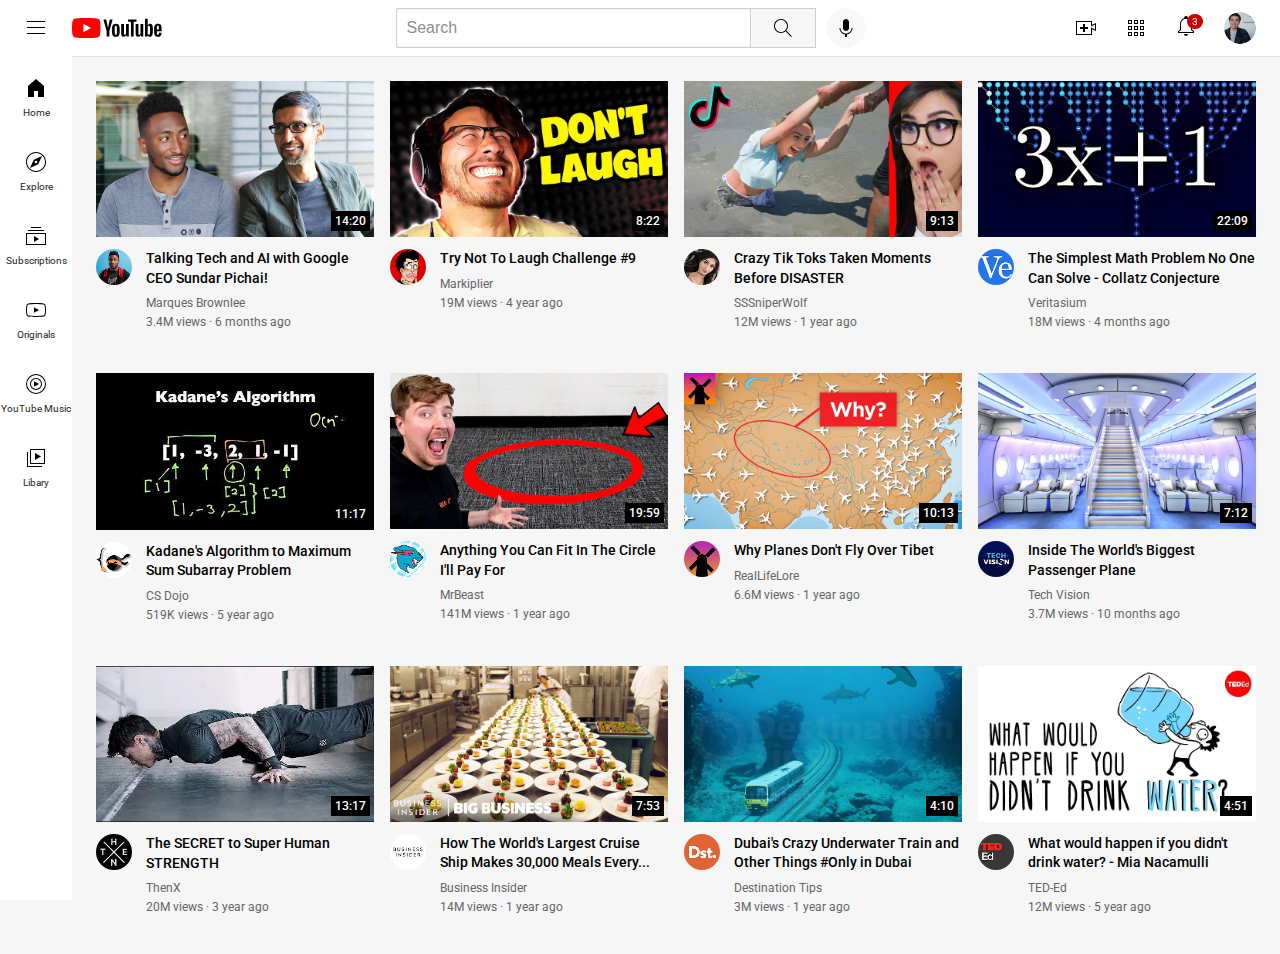
<file: Youtube.html>
<!DOCTYPE html>
<html lang="en">

<head>
    <meta charset="UTF-8">
    <meta http-equiv="X-UA-Compatible" content="IE=edge">
    <meta name="viewport" content="width=device-width, initial-scale=1.0">
    <title>Youtube Clone</title>

    <!-- Google Font ROBOTO -->
    <link rel="preconnect" href="https://fonts.googleapis.com">
    <link rel="preconnect" href="https://fonts.gstatic.com" crossorigin>
    <link href="https://fonts.googleapis.com/css2?family=Roboto:wght@300;400;500;700&display=swap" rel="stylesheet">
    <!-- ------------------ -->

    <!-- Link CSS -->
    <link rel="stylesheet" href="./Style/video.css">
    <link rel="stylesheet" href="./Style/general.css">
    <link rel="stylesheet" href="./Style/header.css">
    <link rel="stylesheet" href="./Style/sidebar.css">
    <!-- ------------------ -->

    <!-- FONT AWESOME -->
    <link rel="stylesheet" href="https://cdnjs.cloudflare.com/ajax/libs/font-awesome/6.1.2/css/all.min.css">
    <!-- ------------------ -->
</head>

<body>
    <!-- VIDEO HEADER -->

    <section class="header">

        <div class="left-header">
            <img class="hamburger-icon icon" src="./icons/hamburger-menu.svg" alt="menu icon">
            <img class="youtube-logo logo" src="./icons/youtube-logo.svg" alt="logo">
        </div>

        <div class="middle-header">

            <input class="search-bar" type="text" placeholder="Search">

            <button class="search-button">
                <img class="search-icon icon" src="./icons/search.svg" alt="">
                <div class="tooltip">
                    Search
                </div>
            </button>

            <button class="voice-button">
                <img class="voice-icon icon" src="./icons/voice-search-icon.svg" alt="">
                <div class="tooltip">
                    Search with your voice
                </div>
            </button>


        </div>

        <div class="right-header">
            <div class="upload-button">
                <img class="upload-icon icon" src="./icons/upload.svg" alt="">
                <div class="tooltip">
                    Create
                </div>
            </div>

            <div class="youtube-app-button">
                <img class="youtube-app-icon icon" src="./icons/youtube-apps.svg" alt="">
                <div class="tooltip">
                    YouTube apps
                </div>
            </div>

            <div class="notification-button">
                <div class="notification-container">
                    <img class="notification-icon icon" src="./icons/notifications.svg" alt="">
                    <div class="notification-num">
                        3
                    </div>
                </div>
                <div class="tooltip">
                    Notifications
                </div>
            </div>
            <img class="channel-pic" src="./icons/my-channel.jpeg" alt="">
        </div>

    </section>

    <!-- SIDEBAR -->

    <section class="sidebar">
        <div class="sidebar-button">
            <img class="home-icon icon" src="./icons/home.svg" alt="">
            <p>Home</p>
        </div>

        <div class="sidebar-button">
            <img class="explore-icon icon" src="./icons/explore.svg" alt="">
            <p>Explore</p>
        </div>

        <div class="sidebar-button">
            <img class="subscriptions-icon icon" src="./icons/subscriptions.svg" alt="">
            <p>Subscriptions</p>
        </div>

        <div class="sidebar-button">
            <img class="originals-icon icon" src="./icons/originals.svg" alt="">
            <p>Originals</p>
        </div>

        <div class="sidebar-button">
            <img class="youtube-music-icon icon" src="./icons/youtube-music.svg" alt="">
            <p>YouTube Music</p>
        </div>

        <div class="sidebar-button">
            <img class="libary-icon icon" src="./icons/library.svg" alt="">
            <p>Libary</p>
        </div>
    </section>

    <!-- VIDEO MENU -->

    <section class="video">
        <!-- 1 -->
        <div class="preview">
            <div class="thumbnail-overlay">
                <img class="thumbnail" src="./IMG-thumbnail/thumbnail-1.webp" alt="">
                <div class="video-time">
                    14:20
                </div>
            </div>

            <div class="grid-video-info">
                <div class="channel-avt">
                    <img src="./IMG-thumbnail/channel-1.jpeg" alt="">
                </div>
                <div class="video-info">
                    <p class="title-video">
                        Talking Tech and AI with Google CEO Sundar Pichai!
                    </p>
                    <p class="author-video">
                        Marques Brownlee
                    </p>
                    <p class="stats-video">
                        3.4M views &#183; 6 months ago
                    </p>
                </div>
            </div>
        </div>

        <!-- 2 -->
        <div class="preview">
            <div class="thumbnail-overlay">
                <img class="thumbnail" src="./IMG-thumbnail/thumbnail-2.webp" alt="">
                <div class="video-time">
                    8:22
                </div>
            </div>

            <div class="grid-video-info">
                <div class="channel-avt">
                    <img src="./IMG-thumbnail/channel-2.jpeg" alt="">
                </div>
                <div class="video-info">
                    <p class="title-video">
                        Try Not To Laugh Challenge #9
                    </p>
                    <p class="author-video">
                        Markiplier
                    </p>
                    <p class="stats-video">
                        19M views &#183; 4 year ago
                    </p>
                </div>
            </div>
        </div>

        <!-- 3 -->
        <div class="preview">
            <div class="thumbnail-overlay">
                <img class="thumbnail" src="./IMG-thumbnail/thumbnail-3.webp" alt="">
                <div class="video-time">
                    9:13
                </div>
            </div>

            <div class="grid-video-info">
                <div class="channel-avt">
                    <img src="./IMG-thumbnail/channel-3.jpeg" alt="">
                </div>
                <div class="video-info">
                    <p class="title-video">
                        Crazy Tik Toks Taken Moments Before DISASTER
                    </p>
                    <p class="author-video">
                        SSSniperWolf
                    </p>
                    <p class="stats-video">
                        12M views &#183; 1 year ago
                    </p>
                </div>
            </div>
        </div>

        <!-- 4 -->
        <div class="preview">
            <div class="thumbnail-overlay">
                <img class="thumbnail" src="./IMG-thumbnail/thumbnail-4.webp" alt="">
                <div class="video-time">
                    22:09
                </div>
            </div>

            <div class="grid-video-info">
                <div class="channel-avt">
                    <img src="./IMG-thumbnail/channel-4.jpeg" alt="">
                </div>
                <div class="video-info">
                    <p class="title-video">
                        The Simplest Math Problem No One Can Solve - Collatz Conjecture
                    </p>
                    <p class="author-video">
                        Veritasium
                    </p>
                    <p class="stats-video">
                        18M views &#183; 4 months ago
                    </p>
                </div>
            </div>
        </div>

        <!-- 5 -->
        <div class="preview">
            <div class="thumbnail-overlay">
                <img class="thumbnail" src="./IMG-thumbnail/thumbnail-5.webp" alt="">
                <div class="video-time">
                    11:17
                </div>
            </div>

            <div class="grid-video-info">
                <div class="channel-avt">
                    <img src="./IMG-thumbnail/channel-5.jpeg" alt="">
                </div>
                <div class="video-info">
                    <p class="title-video">
                        Kadane's Algorithm to Maximum Sum Subarray Problem
                    </p>
                    <p class="author-video">
                        CS Dojo
                    </p>
                    <p class="stats-video">
                        519K views &#183; 5 year ago
                    </p>
                </div>
            </div>
        </div>

        <!-- 6 -->
        <div class="preview">
            <div class="thumbnail-overlay">
                <img class="thumbnail" src="./IMG-thumbnail/thumbnail-6.webp" alt="">
                <div class="video-time">
                    19:59
                </div>
            </div>

            <div class="grid-video-info">
                <div class="channel-avt">
                    <img src="./IMG-thumbnail/channel-6.jpeg" alt="">
                </div>
                <div class="video-info">
                    <p class="title-video">
                        Anything You Can Fit In The Circle I'll Pay For
                    </p>
                    <p class="author-video">
                        MrBeast
                    </p>
                    <p class="stats-video">
                        141M views &#183; 1 year ago
                    </p>
                </div>
            </div>
        </div>

        <!-- 7 -->
        <div class="preview">
            <div class="thumbnail-overlay">
                <img class="thumbnail" src="./IMG-thumbnail/thumbnail-7.webp" alt="">
                <div class="video-time">
                    10:13
                </div>
            </div>

            <div class="grid-video-info">
                <div class="channel-avt">
                    <img src="./IMG-thumbnail/channel-7.jpeg" alt="">
                </div>
                <div class="video-info">
                    <p class="title-video">
                        Why Planes Don't Fly Over Tibet
                    </p>
                    <p class="author-video">
                        RealLifeLore
                    </p>
                    <p class="stats-video">
                        6.6M views &#183; 1 year ago
                    </p>
                </div>
            </div>
        </div>

        <!-- 8 -->
        <div class="preview">
            <div class="thumbnail-overlay">
                <img class="thumbnail" src="./IMG-thumbnail/thumbnail-8.webp" alt="">
                <div class="video-time">
                    7:12
                </div>
            </div>

            <div class="grid-video-info">
                <div class="channel-avt">
                    <img src="./IMG-thumbnail/channel-8.jpeg" alt="">
                </div>
                <div class="video-info">
                    <p class="title-video">
                        Inside The World's Biggest Passenger Plane
                    </p>
                    <p class="author-video">
                        Tech Vision
                    </p>
                    <p class="stats-video">
                        3.7M views &#183; 10 months ago
                    </p>
                </div>
            </div>
        </div>

        <!-- 9 -->
        <div class="preview">
            <div class="thumbnail-overlay">
                <img class="thumbnail" src="./IMG-thumbnail/thumbnail-9.webp" alt="">
                <div class="video-time">
                    13:17
                </div>
            </div>

            <div class="grid-video-info">
                <div class="channel-avt">
                    <img src="./IMG-thumbnail/channel-9.jpeg" alt="">
                </div>
                <div class="video-info">
                    <p class="title-video">
                        The SECRET to Super Human STRENGTH
                    </p>
                    <p class="author-video">
                        ThenX
                    </p>
                    <p class="stats-video">
                        20M views &#183; 3 year ago
                    </p>
                </div>
            </div>
        </div>

        <!-- 10 -->
        <div class="preview">
            <div class="thumbnail-overlay">
                <img class="thumbnail" src="./IMG-thumbnail/thumbnail-10.webp" alt="">
                <div class="video-time">
                    7:53
                </div>
            </div>

            <div class="grid-video-info">
                <div class="channel-avt">
                    <img src="./IMG-thumbnail/channel-10.jpeg" alt="">
                </div>
                <div class="video-info">
                    <p class="title-video">
                        How The World's Largest Cruise Ship Makes 30,000 Meals Every...
                    </p>
                    <p class="author-video">
                        Business Insider
                    </p>
                    <p class="stats-video">
                        14M views &#183; 1 year ago
                    </p>
                </div>
            </div>
        </div>

        <!-- 11 -->
        <div class="preview">
            <div class="thumbnail-overlay">
                <img class="thumbnail" src="./IMG-thumbnail/thumbnail-11.webp" alt="">
                <div class="video-time">
                    4:10
                </div>
            </div>

            <div class="grid-video-info">
                <div class="channel-avt">
                    <img src="./IMG-thumbnail/channel-11.jpeg" alt="">
                </div>
                <div class="video-info">
                    <p class="title-video">
                        Dubai's Crazy Underwater Train and Other Things #Only in Dubai
                    </p>
                    <p class="author-video">
                        Destination Tips
                    </p>
                    <p class="stats-video">
                        3M views &#183; 1 year ago
                    </p>
                </div>
            </div>
        </div>

        <!-- 12 -->
        <div class="preview">
            <div class="thumbnail-overlay">
                <img class="thumbnail" src="./IMG-thumbnail/thumbnail-12.webp" alt="">
                <div class="video-time">
                    4:51
                </div>
            </div>

            <div class="grid-video-info">
                <div class="channel-avt">
                    <img src="./IMG-thumbnail/channel-12.jpeg" alt="">
                </div>
                <div class="video-info">
                    <p class="title-video">
                        What would happen if you didn't drink water? - Mia Nacamulli
                    </p>
                    <p class="author-video">
                        TED-Ed
                    </p>
                    <p class="stats-video">
                        12M views &#183; 5 year ago
                    </p>
                </div>
            </div>
        </div>
    </section>

</body>

</html>
</file>
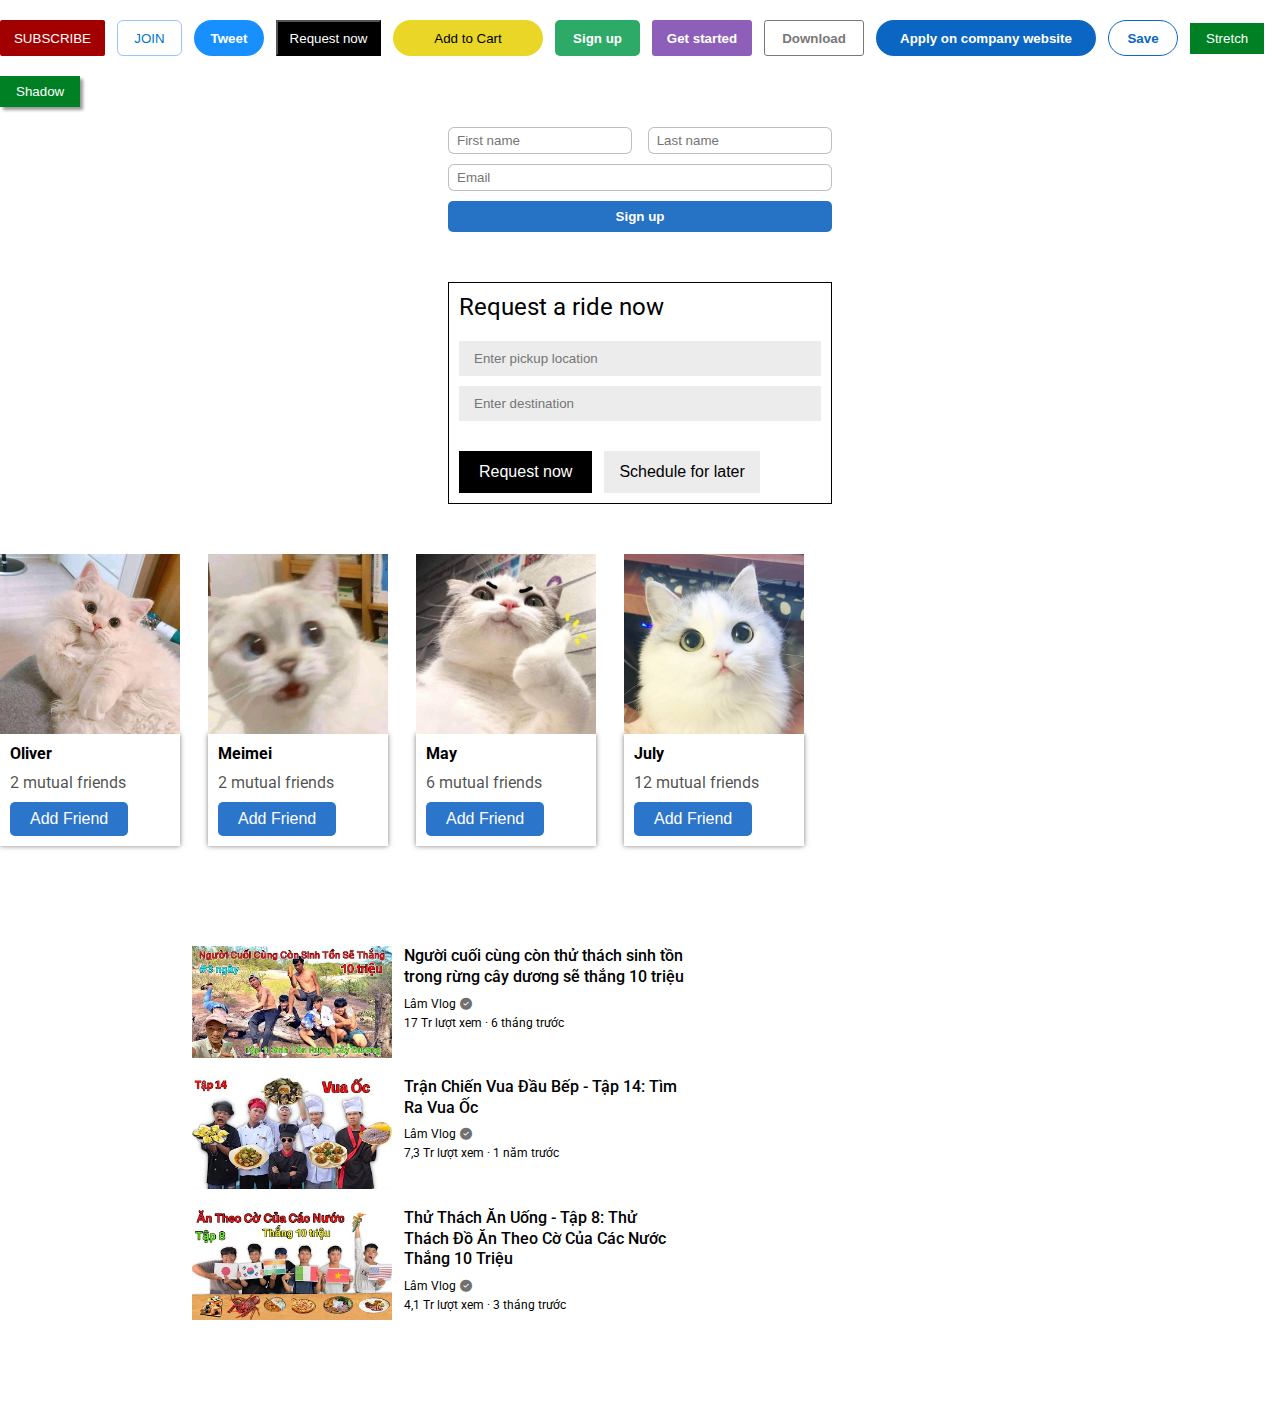
<file: Intro_(text_only)/buttons.html>
<!DOCTYPE html>
<html lang="en">

<head>
    <meta charset="UTF-8">
    <meta http-equiv="X-UA-Compatible" content="IE=edge">
    <meta name="viewport" content="width=device-width, initial-scale=1.0">
    <title>HTML, CSS Bootcamp</title>
    <!-- CSS internal -->
    <style>
    </style>
    <!-- CSS external -->
    <link rel="stylesheet" href="./css/index.css">

    <!-- Font Awesome -->
    <link rel="stylesheet" href="https://cdnjs.cloudflare.com/ajax/libs/font-awesome/6.1.2/css/all.min.css">

    <!-- Google Font ROBOTO -->
    <link rel="preconnect" href="https://fonts.googleapis.com">
    <link rel="preconnect" href="https://fonts.gstatic.com" crossorigin>
    <link href="https://fonts.googleapis.com/css2?family=Roboto:wght@300;400;500;700&display=swap" rel="stylesheet">

<body>
    <div class="combo-button">
        <button class="subscribe-button">
            SUBSCRIBE
        </button>

        <button class="join-button">
            JOIN
        </button>

        <button class="tweet-button">
            Tweet
        </button>

        <button class="uber-button">
            Request now
        </button>

        <button class="amazon-button">
            Add to Cart
        </button>

        <button class="github-button">
            Sign up
        </button>

        <button class="bootstrap-button-left">
            Get started
        </button>
        <button class="bootstrap-button-right">
            Download
        </button>

        <button class="linkedin-button-left">
            Apply on company website
        </button>
        <button class="linkedin-button-right">
            Save
        </button>

        <button class="stretch-button">
            Stretch
        </button>
        <button class="shadow-button">
            Shadow
        </button>
    </div>
    <!-- ------------------ -->

    <div class="login">
        <input type="text" placeholder="First name" class="first-name-login">
        <input type="text" placeholder="Last name" class="last-name-login">
        <input type="text" placeholder="Email" class="email-login">
        <button class="login-button">
            Sign up
        </button>
    </div>
    <!-- ------------------ -->

    <div class="request-form">
        <div class="request-title">
            Request a ride now
        </div>
        <input type="text" class="location-form" placeholder="Enter pickup location">
        <input type="text" class="destination-form" placeholder="Enter destination">
        <button class="request-button">
            Request now
        </button>
        <button class="schedule-button">
            Schedule for later
        </button>
    </div>

    
    <div class="friend-list">
        <div class="friend">
            <img class="friend-avt" src="../img/28d642255b3edbfed18775cd1b18f642.jpg" alt="">
            <div class="friend-list-content">
                <p class="friend-title">
                    Oliver
                </p>
                <p class="friend-description">
                    2 mutual friends
                </p>
                <button class="friend-button">
                    Add Friend
                </button>
            </div>
        </div>
        <div class="friend">
            <img class="friend-avt" src="../img/63af987a2cf528462ae90e36c72f6e96.jpeg" alt="">
            <div class="friend-list-content">
                <p class="friend-title">
                    Meimei
                </p>
                <p class="friend-description">
                    2 mutual friends
                </p>
                <button class="friend-button">
                    Add Friend
                </button>
            </div>
        </div>
        <div class="friend">
            <img class="friend-avt" src="../img/Hình-avatar-mèo-dễ-thương.jpg" alt="">
            <div class="friend-list-content">
                <p class="friend-title">
                    May
                </p>
                <p class="friend-description">
                    6 mutual friends
                </p>
                <button class="friend-button">
                    Add Friend
                </button>
            </div>
        </div>
        <div class="friend">
            <img class="friend-avt" src="../img/imager_4_46920_700.jpg" alt="">
            <div class="friend-list-content">
                <p class="friend-title">
                    July
                </p>
                <p class="friend-description">
                    12 mutual friends
                </p>
                <button class="friend-button">
                    Add Friend
                </button>
            </div>
        </div>
    </div>
    <!-- ------------------ -->



    <div class="list-video">
        <div class="list-video-content">
            <div class="video-preview-list">
                <img src="./img/hqdefault.webp" alt="">
            </div>
            <div class="video-info-list">
                <div class="video-title-list">
                    Người cuối cùng còn thử thách sinh tồn
                    trong rừng cây dương sẽ thắng 10 triệu
                </div>
                <div class="video-author-list">
                    <p>Lâm Vlog</p>
                    <div class="author-tick">
                        <i class="fa-solid fa-circle-check"></i>
                    </div>
                </div>
                <div class="video-stats-list">
                    17 Tr lượt xem &#183; 6 tháng trước
                </div>
            </div>
        </div>

        <div class="list-video-content">
            <div class="video-preview-list">
                <img src="./img/hqdefault (1).webp" alt="">
            </div>
            <div class="video-info-list">
                <div class="video-title-list">
                    Trận Chiến Vua Đầu Bếp - Tập 14: Tìm Ra Vua Ốc
                </div>
                <div class="video-author-list">
                    <p>Lâm Vlog</p>
                    <div class="author-tick">
                        <i class="fa-solid fa-circle-check"></i>
                    </div>
                </div>
                <div class="video-stats-list">
                    7,3 Tr lượt xem &#183; 1 năm trước
                </div>
            </div>
        </div>

        <div class="list-video-content">
            <div class="video-preview-list">
                <img src="./img/hqdefault (2).webp" alt="">
            </div>
            <div class="video-info-list">
                <div class="video-title-list">
                    Thử Thách Ăn Uống - Tập 8: Thử Thách Đồ Ăn 
                    Theo Cờ Của Các Nước Thắng 10 Triệu
                </div>
                <div class="video-author-list">
                    <p>Lâm Vlog</p>
                    <div class="author-tick">
                        <i class="fa-solid fa-circle-check"></i>
                    </div>
                </div>
                <div class="video-stats-list">
                    4,1 Tr lượt xem &#183; 3 tháng trước
                </div>
            </div>
        </div>
    </div>

</body>

</html>
</file>
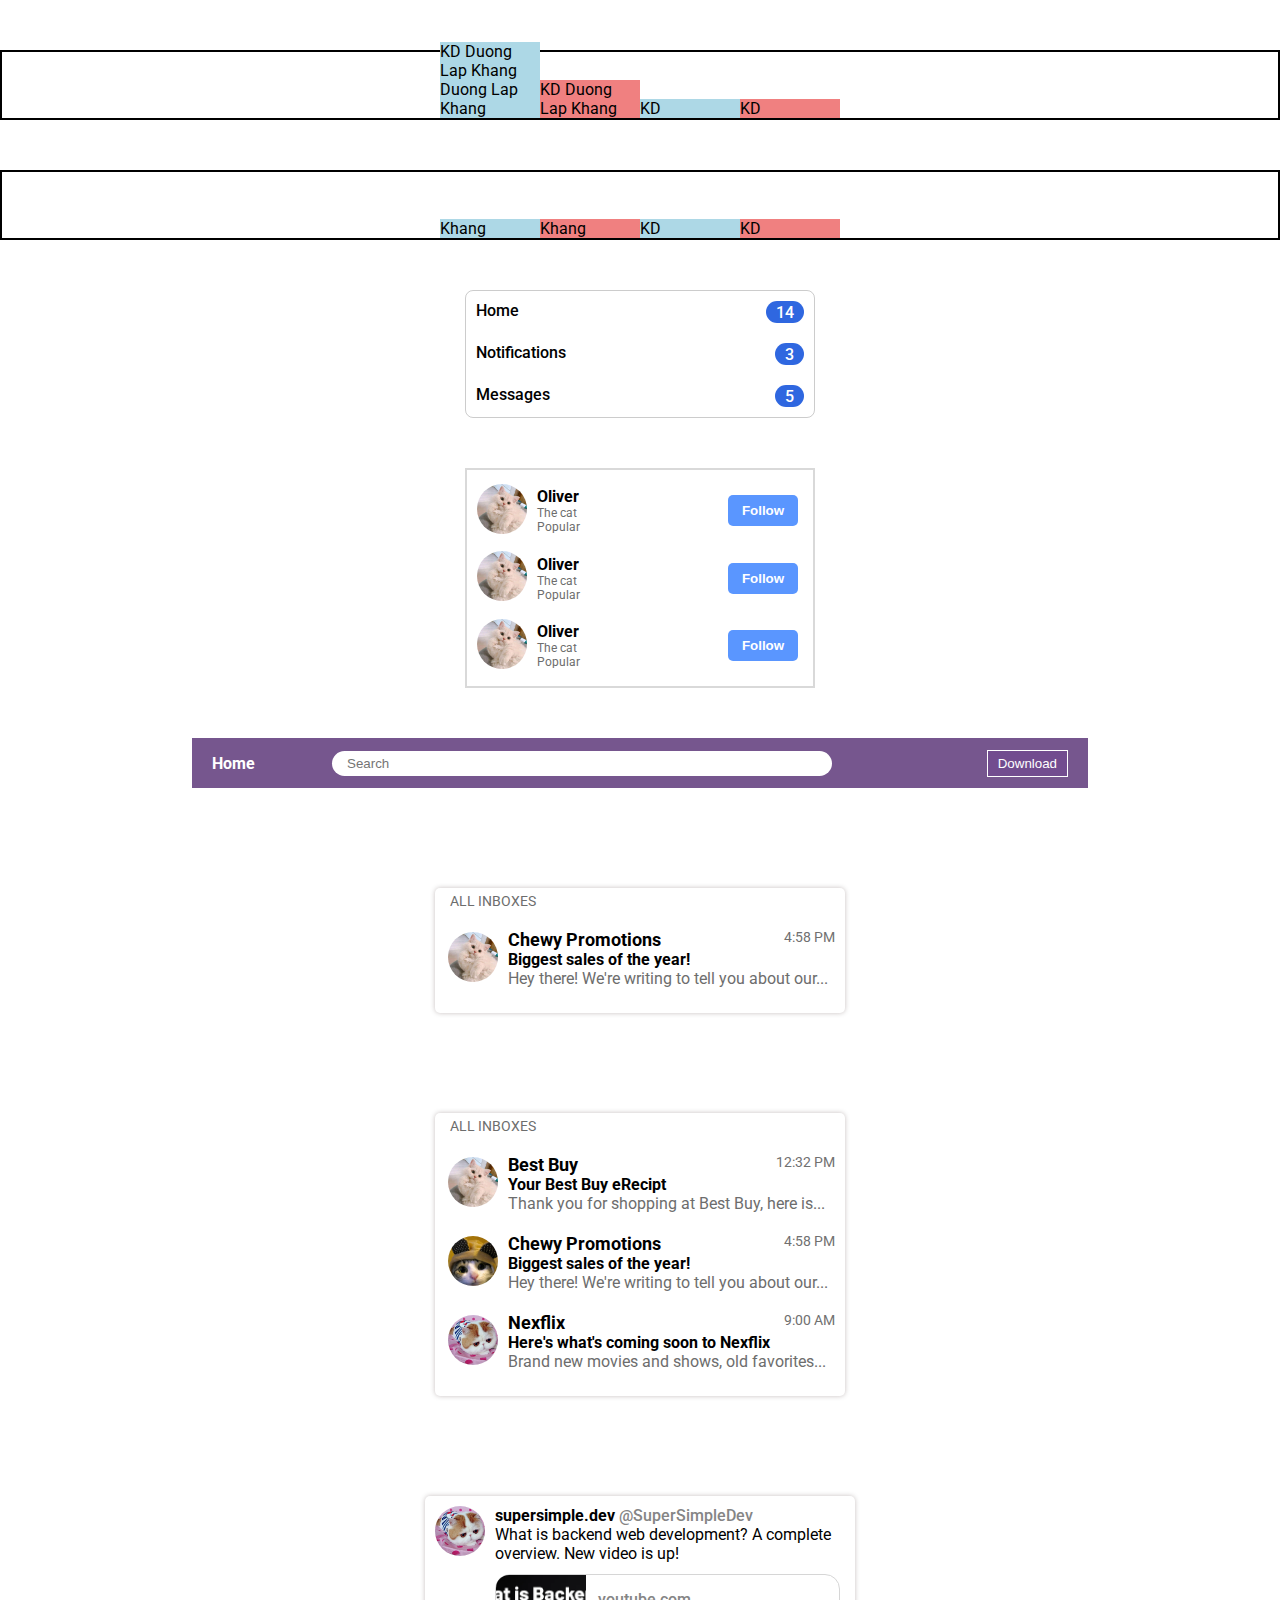
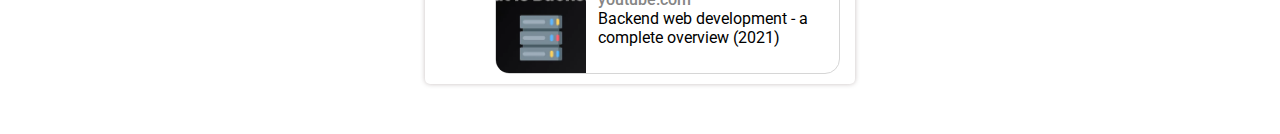
<file: Intro_(text_only)/flexbox.html>
<!DOCTYPE html>
<html lang="en">

<head>
    <meta charset="UTF-8">
    <meta http-equiv="X-UA-Compatible" content="IE=edge">
    <meta name="viewport" content="width=\, initial-scale=1.0">
    <title>Flex Box</title>

    <link rel="preconnect" href="https://fonts.googleapis.com">
    <link rel="preconnect" href="https://fonts.gstatic.com" crossorigin>
    <link href="https://fonts.googleapis.com/css2?family=Roboto:wght@300;400;500;700&display=swap" rel="stylesheet">

    <link rel="stylesheet" href="./css/flexbox.css">
</head>

<body>
    <div class="flexbox-content">
        <div class="flexbox-items-1">
            KD Duong Lap Khang Duong Lap Khang
        </div>
        <div class="flexbox-items-2">
            KD Duong Lap Khang
        </div>
        <div class="flexbox-items-1">
            KD
        </div>
        <div class="flexbox-items-2">
            KD
        </div>
    </div>

    <div class="flexbox-content">
        <div class="flexbox-items-1">
            Khang
        </div>
        <div class="flexbox-items-2">
            Khang
        </div>
        <div class="flexbox-items-1">
            KD
        </div>
        <div class="flexbox-items-2">
            KD
        </div>
    </div>

    <!-- -------------------------------------- -->

    <div class="nav">
        <div class="nav-items">
            <div class="nav-title">
                Home
            </div>
            <div class="nav-stats">
                14
            </div>
        </div>
        <div class="nav-items">
            <div class="nav-title">
                Notifications
            </div>
            <div class="nav-stats">
                3
            </div>
        </div>
        <div class="nav-items">
            <div class="nav-title">
                Messages
            </div>
            <div class="nav-stats">
                5
            </div>
        </div>
    </div>

    <!-- -------------------------------------- -->


    <section class="list-user">
        <div class="user">
            <div class="avt-user">
                <img src="../img/28d642255b3edbfed18775cd1b18f642.jpg" alt="">
            </div>

            <div class="user-overview">
                <div class="user-name">
                    Oliver
                </div>
                <div class="user-description">
                    The cat
                </div>
                <div class="user-level">
                    Popular
                </div>
            </div>

            <button class="follow-user">
                Follow
            </button>
        </div>

        <div class="user">
            <div class="avt-user">
                <img src="../img/28d642255b3edbfed18775cd1b18f642.jpg" alt="">
            </div>

            <div class="user-overview">
                <div class="user-name">
                    Oliver
                </div>
                <div class="user-description">
                    The cat
                </div>
                <div class="user-level">
                    Popular
                </div>
            </div>

            <button class="follow-user">
                Follow
            </button>
        </div>

        <div class="user">
            <div class="avt-user">
                <img src="../img/28d642255b3edbfed18775cd1b18f642.jpg" alt="">
            </div>

            <div class="user-overview">
                <div class="user-name">
                    Oliver
                </div>
                <div class="user-description">
                    The cat
                </div>
                <div class="user-level">
                    Popular
                </div>
            </div>

            <button class="follow-user">
                Follow
            </button>
        </div>
    </section>

    <!-- -------------------------------------- -->


    <div class="nav-bar">
        <div class="left-nav">
            Home
        </div>
        <div class="search-bar">
            <input class="search-bar-button" type="text" placeholder="Search">
        </div>
        <div class="right-nav">
            <button class="nav-button">
                Download
            </button>
        </div>
    </div>


    <!-- -------------------------------------- -->

    <div class="gmail-list">
        <div class="gmail-head-title">
            all inboxes
        </div>
        <div class="gmail">

            <div class="gmail-overview">
                <div class="gmail-avt">
                    <img src="../img/28d642255b3edbfed18775cd1b18f642.jpg" alt="">
                </div>

                <div class="gmail-detail">
                    <div class="gmail-sender">
                        <div class="name-sender">
                            Chewy Promotions
                        </div>
                        <div class="time-send">
                            4:58 PM
                        </div>
                    </div>

                    <div class="gmail-title">
                        Biggest sales of the year!
                    </div>
                    <div class="gmail-content">
                        Hey there! We're writing to tell you about our...
                    </div>
                </div>
            </div>
        </div>
    </div>

    <div class="gmail-list">
        <div class="gmail-head-title">
            all inboxes
        </div>
        <div class="gmail">

            <div class="gmail-overview">
                <div class="gmail-avt">
                    <img src="../img/28d642255b3edbfed18775cd1b18f642.jpg" alt="">
                </div>

                <div class="gmail-detail">
                    <div class="gmail-sender">
                        <div class="name-sender">
                            Best Buy
                        </div>
                        <div class="time-send">
                            12:32 PM
                        </div>
                    </div>

                    <div class="gmail-title">
                        Your Best Buy eRecipt
                    </div>
                    <div class="gmail-content">
                        Thank you for shopping at Best Buy, here is...
                    </div>
                </div>
            </div>
        </div>
        <div class="gmail">

            <div class="gmail-overview">
                <div class="gmail-avt">
                    <img src="../img/9d8ed5_4725657bd5b448478d19d54669ea0883_mv2.jpg" alt="">
                </div>

                <div class="gmail-detail">
                    <div class="gmail-sender">
                        <div class="name-sender">
                            Chewy Promotions
                        </div>
                        <div class="time-send">
                            4:58 PM
                        </div>
                    </div>

                    <div class="gmail-title">
                        Biggest sales of the year!
                    </div>
                    <div class="gmail-content">
                        Hey there! We're writing to tell you about our...
                    </div>
                </div>
            </div>
        </div>
        <div class="gmail">

            <div class="gmail-overview">
                <div class="gmail-avt">
                    <img src="../img/anh-dai-dien-facebook-cho-meo-de-thuong-18.jpg" alt="">
                </div>

                <div class="gmail-detail">
                    <div class="gmail-sender">
                        <div class="name-sender">
                            Nexflix
                        </div>
                        <div class="time-send">
                            9:00 AM
                        </div>
                    </div>

                    <div class="gmail-title">
                        Here's what's coming soon to Nexflix
                    </div>
                    <div class="gmail-content">
                        Brand new movies and shows, old favorites...
                    </div>
                </div>
            </div>
        </div>
    </div>

    <!-- -------------------------------------- -->

    <div class="tweet">
        <div class="tweet-avt">
            <img src="../img/anh-dai-dien-facebook-cho-meo-de-thuong-18.jpg" alt="">
        </div>

        <div class="tweet-content">
            <div class="tweet-author">
                <a href="supersimple.dev">supersimple.dev</a>
                <span class="tweet-author-handle">
                    @SuperSimpleDev
                </span>
            </div>

            <div class="tweet-title">
                What is backend web development?
                A complete overview. New video is up!
            </div>

            <div class="tweet-overview">
                <div class="tweet-overview-img">
                    <img src="../img/what_is_backend" alt="">
                </div>
                <div class="tweet-overview-content">
                    <p class="tweet-link">
                        youtube.com
                    </p>
                    <div class="tweet-title">
                        Backend web development -
                        a complete overview (2021)
                    </div>
                </div>
            </div>
        </div>
    </div>

</body>

</html>
</file>
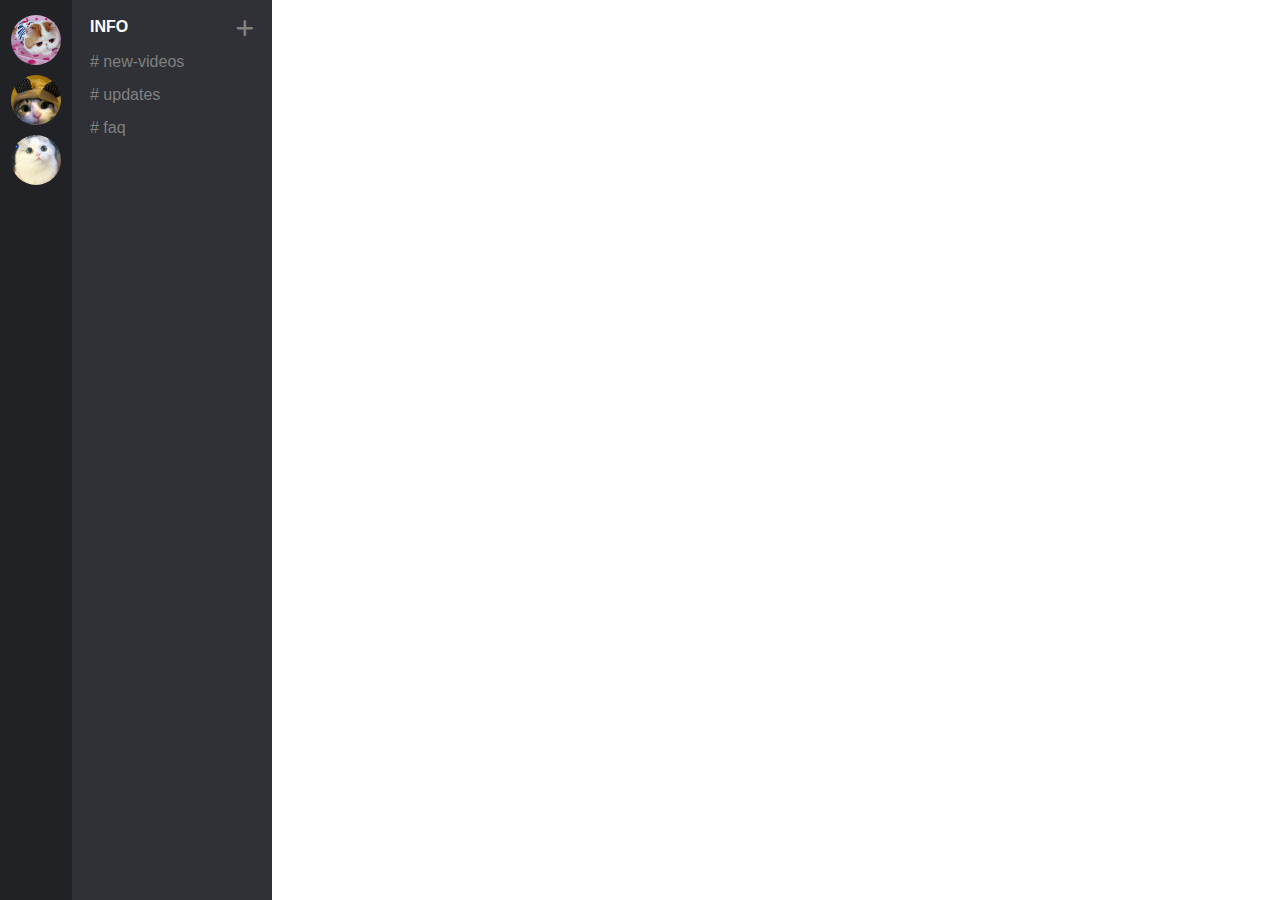
<file: Intro_(text_only)/position.html>
<!DOCTYPE html>
<html lang="en">

<head>
    <meta charset="UTF-8">
    <meta http-equiv="X-UA-Compatible" content="IE=edge">
    <meta name="viewport" content="width=device-width, initial-scale=1.0">
    <title>Position Practice</title>

    <link rel="stylesheet" href="./css/position.css">
    <link rel="stylesheet" href="./css/index.css">

    <!-- FONTAWESOME CDN -->
    <link rel="stylesheet" href="https://cdnjs.cloudflare.com/ajax/libs/font-awesome/6.1.2/css/all.min.css">
</head>

<body>

    <div class="discord-sidebar">
        <div class="sidebar">
            <div class="avt-erea">
                <img src="../img/anh-dai-dien-facebook-cho-meo-de-thuong-18.jpg" alt="">
                <img src="../img/9d8ed5_4725657bd5b448478d19d54669ea0883_mv2.jpg" alt="">
                <img src="../img/imager_4_46920_700.jpg" alt="">
            </div>

            <div class="info-erea">
                <div class="title-info">
                    <p>INFO</p>
                    <i class="fa-solid fa-plus plus-icon"></i>
                </div>

                <div class="list-info">
                    # new-videos
                </div>

                <div class="list-info">
                    # updates
                </div>

                <div class="list-info">
                    # faq
                </div>
            </div>
        </div>
    </div>
</body>

</html>
</file>
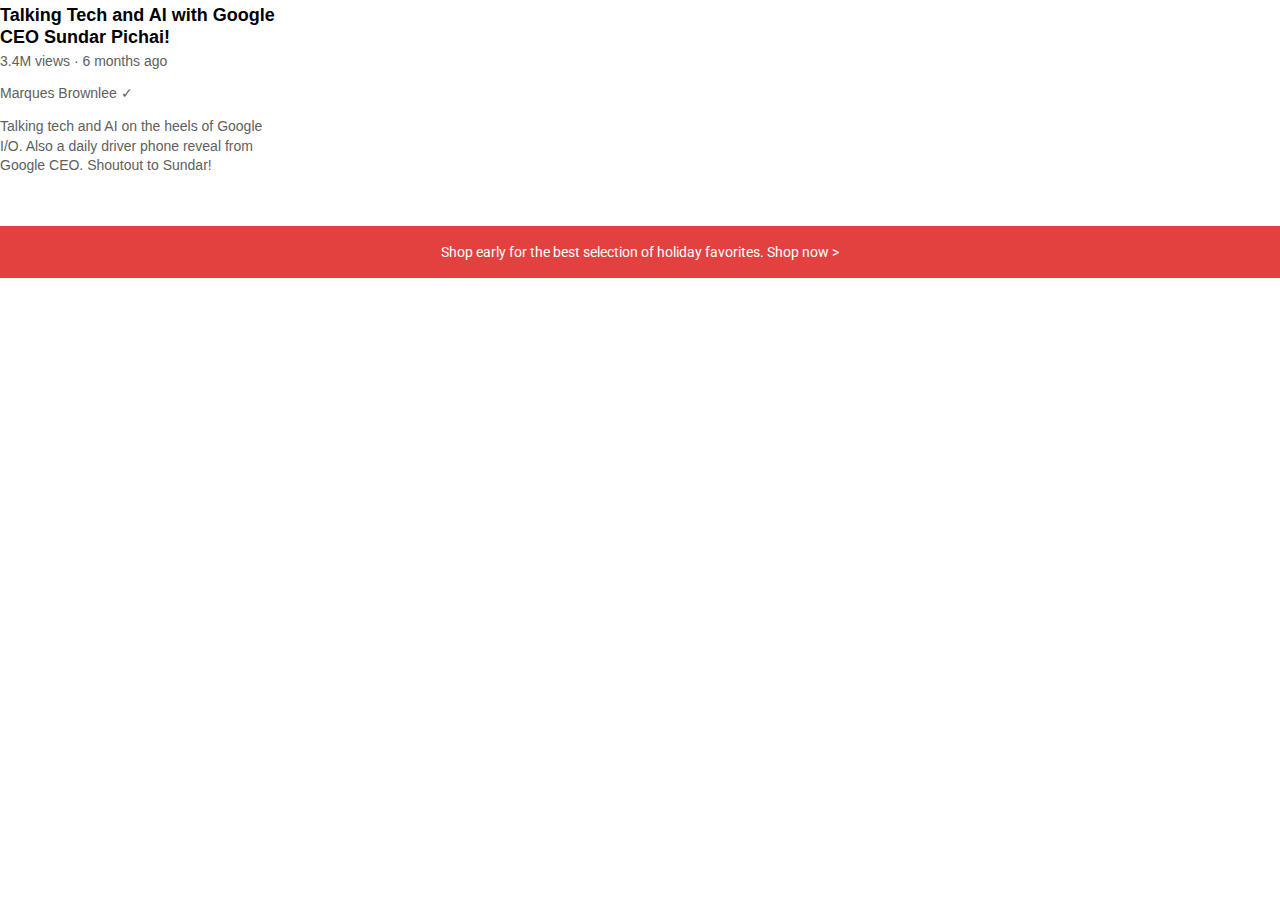
<file: Intro_(text_only)/text.html>
<!DOCTYPE html>
<html lang="en">

<head>
    <meta charset="UTF-8">
    <meta http-equiv="X-UA-Compatible" content="IE=edge">
    <meta name="viewport" content="width=device-width, initial-scale=1.0">
    <title>Text</title>
    <!-- Google font - ROBOTO  -->
    <link rel="preconnect" href="https://fonts.googleapis.com">
    <link rel="preconnect" href="https://fonts.gstatic.com" crossorigin>
    <link
        href="https://fonts.googleapis.com/css2?family=Montserrat:wght@300;400;700&family=Roboto:wght@300;400;700&display=swap"
        rel="stylesheet">
    <!-- ----------------------------- -->
    <!-- CSS link -->
    <link rel="stylesheet" href="./css/index.css">
    <!-- ----------------------------- -->

</head>

<body>
    <P class="video-title">
        Talking Tech and AI with Google <br>CEO Sundar Pichai!
    </P>
    <p class="video-stats">
        3.4M views &#183; 6 months ago
    </p>
    <p class="video-author">
        Marques Brownlee &#10003;
    </p>
    <p class="video-description">
        Talking tech and AI on the heels of Google <br>
        I/O. Also a daily driver phone reveal from <br>
        Google CEO. Shoutout to Sundar!
    </p>
    <P class="apple-text">
        Shop early for the best selection of holiday favorites.
        <span class="buy-click">
            Shop now &#62;
        </span>
    </P>
</body>

</html>
</file>
<file: Style/video.css>
/* ------------------------------------------- */

.video {
    padding: 24px;
    display: grid;
    grid-template-columns: repeat(4, 1fr);
    gap: 28px 16px;
}

.thumbnail {
    width: 100%;
}

.thumbnail-overlay {
    position: relative;
}

.video-time {
    position: absolute;
    bottom: 10px;
    right: 4px;

    color: white;
    font-weight: 500;
    font-size: 12px;
    padding: 3px 4px;
    background-color: black;
}

.grid-video-info {
    display: grid;
    grid-template-columns: 50px 1fr;
}

.channel-avt img {
    width: 36px;    
    border-radius: 50%;
    object-fit: cover;
    object-position: center;
    margin-top: 8px;
    cursor: pointer;
}

.title-video {
    margin-top: 8px;
    font-size: 14px;
    font-weight: 500;
    line-height: 1.4;
}

.author-video {
    margin-top: 8px;
    font-size: 12px;
    color: #656565;
}

.stats-video {
    margin-top: 5px;
    margin-bottom: 16px;
    font-size: 12px;
    color: #656565;
}
</file>
<file: Style/general.css>
/* GLOBAL */
* {
    margin: 0;
    padding: 0;
    box-sizing: border-box;
}

body {
    font-family: 'Roboto', sans-serif;
    margin-top: 57px;
    margin-left: 72px;
    background-color: rgb(246, 246, 246);
}

.icon {
    cursor: pointer;
    height: 24px;
}

/* ------------------------------------------- */
</file>
<file: Style/header.css>
/* ------------------------------------------- */

/* HEADER */
.header {
    height: 57px;
    display: flex;
    flex-direction: row;
    justify-content: space-between;
    position: fixed;
    top: 0;
    left: 0;
    right: 0;
    background-color: white;
    border-bottom: 1px solid #e0e0e0;
    z-index: 1;
}

/* ---------------------------------------- */
.left-header {
    display: flex;
    align-items: center;

}

.hamburger-icon {
    margin: 0 24px;

}

.youtube-logo {
    height: 20px;
    cursor: pointer;
}

/* ---------------------------------------- */

.middle-header {
    flex: 1;
    margin-left: 60px;
    margin-right: 35px;
    max-width: 470px;

    display: flex;
    align-items: center;
}

.search-bar::placeholder {
    font-size: 16px;
    color: #8f8f8f;
    padding-left: 10px;
}

.search-bar {
    flex: 1;
    width: 0;
    font-size: 16px;
    height: 40px;
    border-radius: 2px;
    border: 1px #cfcfcf solid;
    box-shadow: inset 0 0 3px #0000000d;
}

.search-button {
    height: 40px;
    width: 66px;
    background-color: #d4d4d42d;
    border: 1px #cfcfcf solid;
    cursor: pointer;
    margin-left: -1px;
}

.notification-button,
.youtube-app-button,
.upload-button,
.search-button,
.voice-button { 
    position: relative;
    
    display: flex;
    justify-content: center;
    align-items: center;
}

.notification-button .tooltip,
.youtube-app-button .tooltip,
.upload-button .tooltip,
.search-button .tooltip,
.voice-button .tooltip {
    position: absolute;

    bottom: -50px;
    font-size: 12px;
    border-radius: 2px;
    color: white;
    background-color: gray;
    padding: 10px;
    opacity: 0;
    transition: opacity 0.15s;
    pointer-events: none;
    white-space: nowrap;
}

.notification-button:hover .tooltip,
.youtube-app-button:hover .tooltip,
.upload-button:hover .tooltip,
.search-button:hover .tooltip,
.voice-button:hover .tooltip
{
    opacity: 1;
}

.search-button:hover {
    background-color: #d4d4d480;
}

.voice-button {
    background-color: #f1f1f17f;
    border: none;
    border-radius: 50%;
    height: 40px;
    width: 40px;
    text-align: center;
    margin-left: 10px;
    cursor: pointer;
}

/* ---------------------------------------- */

.right-header {
    width: 182px;
    display: flex;
    align-items: center;
    justify-content: space-between;
    margin-right: 24px;
    flex-shrink: 0;
}

.notification-container {
    position: relative;
}

.notification-num {
    background-color: #cc0000;
    color: white;
    font-size: 10px;
    border-radius: 150px;
    padding: 2px 5px;

    display: flex;
    justify-content: center;
    align-items: center;

    position: absolute;
    top: 0px;
    right: -5px;
}

.channel-pic {
    width: 32px;
    border-radius: 50%;
    cursor: pointer;
}

/* ---------------------------------------- */
</file>
<file: Style/sidebar.css>
.sidebar {
    background-color: white;
    padding-top: 5px;

    position: fixed;
    left: 0;
    top: 56px;
    bottom: 0;
    width: 72px;

    display: flex;
    flex-direction: column;
    z-index: 2;
}

.sidebar img {
    margin-bottom: 5px;
}

.sidebar-button {
    height: 74px;
    display: flex;
    flex-direction: column;
    align-items: center;
    justify-content: center;
    transition:
        background-color 0.1s;
}

.sidebar-button:hover {
    background-color: #e8e8e8;
}

.sidebar p {
    font-size: 10px;
    line-height: 1.5;
    color: #252525;
}
</file>
<file: Intro_(text_only)/css/index.css>
* {
    box-sizing: border-box;
    margin: 0;
    padding: 0;
}

body {
    font-family: 'Roboto', sans-serif;
}

button {
    margin: 20px 8px 0px 0px;
    cursor: pointer;
}

.subscribe-button {
    color: rgb(255, 255, 255);
    background-color: rgb(162, 0, 0);
    border: none;
    height: 36px;
    width: 105px;
    border-radius: 2px;

    transition: all 0.15s linear;
}

.subscribe-button:hover {
    opacity: 0.7;
}

.subscribe-button:active {
    opacity: 0.5;
}

.join-button {
    background-color: white;
    color: rgb(0, 119, 198);
    border: 1.5px rgb(154, 196, 254) solid;
    width: 65px;
    height: 36px;
    border-radius: 6px;

    transition: all 0.15s linear;
}

.join-button:hover {
    background-color: rgb(0, 119, 198);
    color: white;
}

.join-button:active {
    opacity: 0.7;
}

.tweet-button {
    background-color: rgb(24, 143, 255);
    color: white;
    border-radius: 18px;
    border: none;
    height: 36px;
    width: 70px;
    font-weight: bold;

    transition: box-shadow 0.15s;
}

.tweet-button:hover {
    box-shadow: 0px 5px 8px rgba(0, 0, 0, 0.3);
}

.uber-button {
    background-color: black;
    color: white;
    height: 36px;
    width: 105px;

    transition: opacity 0.15s;
}

.uber-button:hover {
    opacity: 0.7;
}

.amazon-button {
    background-color: rgb(233, 214, 39);
    border: none;
    height: 36px;
    width: 150px;
    border-radius: 18px;
    transition: all 0.15s;
}

.amazon-button:hover {
    background-color: rgb(195, 178, 30);
}

.github-button {
    background-color: rgb(46, 170, 104);
    color: white;
    font-weight: bold;
    border: none;
    height: 36px;
    width: 85px;
    border-radius: 5px;

    transition: box-shadow 0.15s;
}

.github-button:hover {
    box-shadow: 0px 5px 7px rgba(0, 0, 0, 0.2);
}

.bootstrap-button-left {
    background-color: rgb(141, 95, 184);
    color: white;
    font-weight: bold;
    border: none;
    height: 36px;
    width: 100px;
    border-radius: 3px;

    transition: all 0.15s;
}

.bootstrap-button-left:hover {
    background-color: rgb(121, 81, 157);
}


.bootstrap-button-right {
    background-color: white;
    color: rgb(120, 120, 120);
    font-weight: bold;
    border: 1px;
    border-style: solid;
    border-radius: 3px;
    height: 36px;
    width: 100px;
    transition: all 0.2s;
}

.bootstrap-button-right:hover {
    color: white;
    background-color: rgb(120, 120, 120);
}


.linkedin-button-left {
    background-color: rgb(10, 102, 194);
    color: white;
    border: none;
    font-weight: bold;
    height: 36px;
    width: 220px;
    border-radius: 18px;
    transition: all 0.15s;
}

.linkedin-button-left:hover {
    background-color: rgb(10, 85, 160);
}

.linkedin-button-right {
    background-color: white;
    color: rgb(10, 102, 194);
    font-weight: bold;
    border: 1px rgb(10, 102, 194) solid;
    height: 36px;
    width: 70px;
    border-radius: 18px;
    transition: background-color 0.15s;
}

.linkedin-button-right:hover {
    border-width: 2px;
    background-color: rgba(10, 102, 194, 0.1);
}

.stretch-button {
    background-color: rgb(0, 128, 36);
    color: white;
    border: none;
    padding: 8px 16px;

    transition: all 0.5s;
}

.stretch-button:hover {
    padding: 16px 36px;
}

.shadow-button {
    color: white;
    background-color: rgb(0, 128, 36);
    border: none;
    padding: 8px 16px;
    box-shadow: 3px 3px 3px rgba(0, 0, 0, 0.4);
    transition: all 0.15s;
}

.shadow-button:active {
    margin-top: 3px;
    margin-left: 3px;
    box-shadow: none;
}

.video-title {
    font-family: Arial, Helvetica, sans-serif;
    font-weight: bold;
    font-size: 18px;
    line-height: 1.2;
    margin-top: 5px;
}

.video-stats {
    font-family: Arial, Helvetica, sans-serif;
    font-size: 14px;
    color: rgb(96, 96, 96);
    margin-top: 5px;
    margin-bottom: 16px;
}

.video-author {
    font-family: Arial, Helvetica, sans-serif;
    color: rgb(96, 96, 96);
    font-size: 14px;
    margin-bottom: 16px;
}

.video-description {
    font-family: Arial, Helvetica, sans-serif;
    font-size: 14px;
    color: rgb(96, 96, 96);
    line-height: 1.4;
}

.apple-text {
    font-size: 14px;
    color: white;
    background-color: rgb(227, 65, 64);
    text-align: center;
    padding: 18px 0;
    margin-top: 50px;
}

.buy-click:hover {
    text-decoration: underline;
    cursor: pointer;
}

.login {
    width: 30%;
    margin: 20px auto;
    position: relative;
}

.first-name-login,
.last-name-login,
.email-login {
    border-radius: 6px;
    border: 1px solid rgba(0, 0, 0, 0.25);
    padding: 5px 20px 5px 8px;
}

.first-name-login {
    width: 48%;
}

.last-name-login {
    position: absolute;
    width: 48%;
    right: 0px;
}

.email-login {
    display: block;
    margin: 10px 0;
    width: 100%;
}

.login-button {
    background-color: rgb(38, 114, 196);
    border: none;
    color: white;
    font-weight: bold;
    padding: 8px 75px;
    border-radius: 5px;
    cursor: pointer;
    transition: background-color 0.15s;
    width: 100%;
    margin: 0;
}

.login-button:active {
    background-color: rgb(31, 92, 158);
}

/* -------------------------- */
.request-form {
    width: 30%;
    margin: 50px auto;
    border: 1px solid black;
    padding: 10px;
}

.request-title {
    font-size: 24px;
    margin-bottom: 20px;
}

.location-form,
.destination-form {
    display: block;
    color: rgb(96, 96, 96);
    background-color: rgba(128, 128, 128, 0.15);
    border: none;
    width: 100%;
    margin: 10px 0;
    padding: 10px 15px;
}

.request-button {
    font-size: 16px;
    color: white;
    background-color: black;
    border: none;
    padding: 12px 20px;
    transition: background-color 0.15s;
}

.request-button:hover {
    background-color: rgba(0, 0, 0, 0.7);
}

.request-button:active {
    background-color: rgba(0, 0, 0, 0.4);
}

.schedule-button {
    font-size: 16px;
    background-color: rgba(128, 128, 128, 0.15);
    color: black;
    padding: 12px 15px;
    border: none;
}

.schedule-button:hover {
    background-color: #808080cc;
    color: white;
}

/* ----------------------------------- */

.friend-list {
    /* width: 70%;
    margin: 50px auto; */
    display: grid;
    grid-template-columns: repeat(4, 200px);
    gap: 8px;
}

.friend {
    /* margin-right: 10px; */
}

.friend-avt {
    display: block;
    width: 180px;
    height: 180px;
    object-fit: cover;
    object-position: top;
}

.friend-list-content {
    width: 180px;
    box-shadow: 0 0 5px #00000080;
    padding: 10px;
}


.friend-title {
    font-weight: bold;
}

.friend-description {
    margin: 10px 0;
    color: #000000b3;
}

.friend-button {
    font-size: 16px;
    margin: 0;
    border: none;
    border-radius: 5px;
    color: white;
    background-color: #2b75ca;
    padding: 8px 20px;
    transition: background-color;
}

.friend-button:hover {
    background-color: #2c65a7;
}

/* ---------------------------------------- */

.author-tick {
    color: #707070;
    font-size: 12px;
    display: inline-block;
}

.list-video {
    width: 70%;
    margin: 100px auto;
}

.list-video-content {
    width: 500px;
    margin-bottom: 15px;
}

.video-preview-list {
    display: inline-block;
    width: 200px;
}

.video-preview-list img {
    width: 100%;
}

.video-info-list {
    width: 280px;
    display: inline-block;
    vertical-align: top;
    margin-left: 8px;
}

.video-title-list {
    font-weight: 500;
    line-height: 1.3;
    margin-bottom: 5px;
}

.video-author-list p,
.video-stats-list {
    font-size: 12px;
    color: inherit;
}

.video-author-list p {
    display: inline-block;
}

.video-stats-list {
    margin-top: 4px;
}
</file>
<file: Intro_(text_only)/css/flexbox.css>
* {
    margin: 0;
    padding: 0;
    box-sizing: border-box;
}

body {
    font-family: 'Roboto', sans-serif;

}

.flexbox-items-1 {
    background-color: #add8e6;
    width: 100px;
}

.flexbox-items-2 {
    background-color: #f08080;
    width: 100px;
}

.flexbox-content {
    height: 70px;
    border: 2px solid black;
    margin-top: 50px;

    display: flex;
    flex-direction: row;
    justify-content: center;
    align-items: flex-end;
}

.nav {
    margin: 50px auto;
    border: 1.5px solid rgba(0, 0, 0, 0.2);
    border-radius: 8px;
    width: 350px;
    display: flex;
    flex-direction: column;

}

.nav-items {
    display: flex;
}

.nav-title {
    flex: 1;
    margin: 10px;
    font-weight: 500;
}

.nav-stats {
    margin: 10px;
    text-align: right;
    border-radius: 12px;
    padding: 1.5px 10px;
    color: white;
    font-weight: 500;
    background-color: rgb(47, 103, 224);
}


/* ---------------------- */

.list-user {
    margin: 50px auto;
    width: 350px;
    border: 2px solid #8080804d;
    display: flex;
    flex-direction: column;
    height: 220px;
    justify-content: space-evenly;
}

.user {
    width: 100%;
    display: flex;
    align-items: center;
}

.avt-user {
    width: 60px;
    object-position: center;
    margin-left: 10px;
}

.avt-user img {
    width: 50px;
    border-radius: 50%;
}

.user-overview {
    flex: 1;
}

.user-name {
    font-weight: bold;
}

.user-description,
.user-level {
    color: #6d6d6d;
    font-size: 12px;
}

.follow-user {
    color: white;
    background-color: #347effcf;
    font-weight: bold;
    border: none;
    border-radius: 5px;
    width: 70px;
    padding: 8px 6px;
    margin-right: 15px;
    cursor: pointer;
    transition: background-color 0.15s;
}

.follow-user:hover {
    background-color: #347effa9;
}

.follow-user:active {
    background-color: #347eff7a;

}

/* ---------------------- */

.nav-bar {
    width: 70%;
    margin: 50px auto;
    display: flex;
    height: 50px;
    background-color: #75558dfd;
    align-items: center;
}

.left-nav {
    color: white;
    font-weight: bold;
    margin-left: 20px;
    width: 30px;
    cursor: pointer;
}

.search-bar {
    flex: 1;
    margin-left: 90px;
    margin-right: 30px;
}

.search-bar input {
    width: 100%;
    max-width: 500px;
    padding: 5px 15px;
    border-radius: 55px;
    border: none;
}

.search-bar-button::placeholder:active {
    border: none;
}

.right-nav {
    margin-right: 20px;
}

.right-nav button {
    width: 100%;
    padding: 5px 10px;
    color: white;
    background-color: #724c8f;
    border: 1.5px white solid;
    cursor: pointer;
}

.right-nav button:hover {
    background-color: #7f6b8e;
}

.right-nav button:active {
    padding: 4.5px 9.5px;
}

/* ---------------------- */

/* GMAIL */

.gmail-list {
    font-size: 16px;
    width: 410px;
    margin: 100px auto;
    padding-bottom: 15px;
    box-shadow: 0 0 5px #21090940;
    border-radius: 5px;
}

.gmail {
    border: none;
    padding: 10px 10px;
    cursor: pointer;
    transition: background-color 0.1s;
}

.gmail:hover {
    background-color: #6d6d6d1a;
}

.gmail:active {
    background-color: #6d6d6d78;
}

.gmail-head-title {
    font-size: 14px;
    padding: 5px 0 10px 15px;
    color: #6d6d6d;
    text-transform: uppercase;
}

.gmail-overview {
    display: flex;
    align-items: center;
}


.gmail-avt {
    width: 50px;
    margin-right: 10px;
    margin-left: 3px;
}

.gmail-avt img {
    width: 50px;
    height: 50px;
    object-fit: cover;
    object-position: center;
    border-radius: 50%;
}

.gmail-detail {
    flex: 1;
}

.gmail-sender {
    display: flex;
    justify-content: space-between;
}

.gmail-sender .name-sender {
    font-size: 18px;
    font-weight: bold;
}

.gmail-sender .time-send {
    font-size: 14px;
    color: #707070;
}

.gmail-title {
    font-weight: bold;
}

.gmail-content {
    color: #6d6d6d;
}

/* ---------------------- */

.tweet {
    width: 430px;
    margin: 50px auto;
    display: flex;
    border: none;
    box-shadow: 0 0 5px #21090940;
    border-radius: 5px;
}

.tweet-content {
    display: flex;
    flex-direction: column;
    margin-top: 10px;
    line-height: 1.2;
    flex: 1;
}

.tweet-author {
    font-weight: bold;
}

.tweet-author a {
    text-decoration: none;
    color: black;
}

.tweet-author-handle,
.tweet-link {
    font-weight: 500;
    color: #858585;
}


.tweet-avt {
    width: 50px;
    margin: 10px 10px;
    cursor: pointer;
}

.tweet-avt img {
    width: 50px;
    height: 50px;
    object-fit: cover;
    object-position: center;
    border-radius: 50%;

}

.tweet-overview {
    display: flex;
    margin-top: 10px;
    margin-right: 15px;
    margin-bottom: 10px;
    border: 1px solid #d6d6d6;
    border-radius: 15px;
    height: 100px;
    line-height: 1.2;
    cursor: pointer;
}

.tweet-overview:hover {
    background-color: #cdcdcd73;
}

.tweet-overview:active {
    background-color: #cdcdcd;
}

.tweet-overview-img {
    width: 90px;
}

.tweet-overview-img img {
    height: 100%;
    width: 90px;
    border-top-left-radius: 13px;
    border-bottom-left-radius: 13px;
    object-fit: cover;

}

.tweet-overview-content {
    margin-left: 12px;
    margin-top: 15px;
    flex: 1;
}
</file>
<file: Intro_(text_only)/css/position.css>
body {
}

/* ---------------------- */


.avt-erea {
    background-color: #202225;
    width: 72px;
    padding-top: 15px;
    display: flex;
    flex-direction: column;
    align-items: center;
    row-gap: 10px;

    position: fixed;
    left: 0;
    top: 0;
    bottom: 0;
}

.avt-erea img {
    width: 50px;
    height: 50px;
    border-radius: 50%;
    object-fit: cover;
    object-position: center;
}

.info-erea {
    width: 200px;
    background-color: rgb(47, 49, 54);
    position: fixed;
    top: 0;
    left: 72px;
    bottom: 0;
    padding: 18px;
}

.title-info {
    margin-bottom: 15px;
    display: flex;
    justify-content: space-between;
}

.title-info p {
    color: white;
    font-weight: bold;
}

.plus-icon {
    color: gray;
    font-size: 20px;
    font-weight: bold;
    cursor: pointer;
}

.list-info {
    color: gray;
    margin-bottom: 15px;
}
</file>
